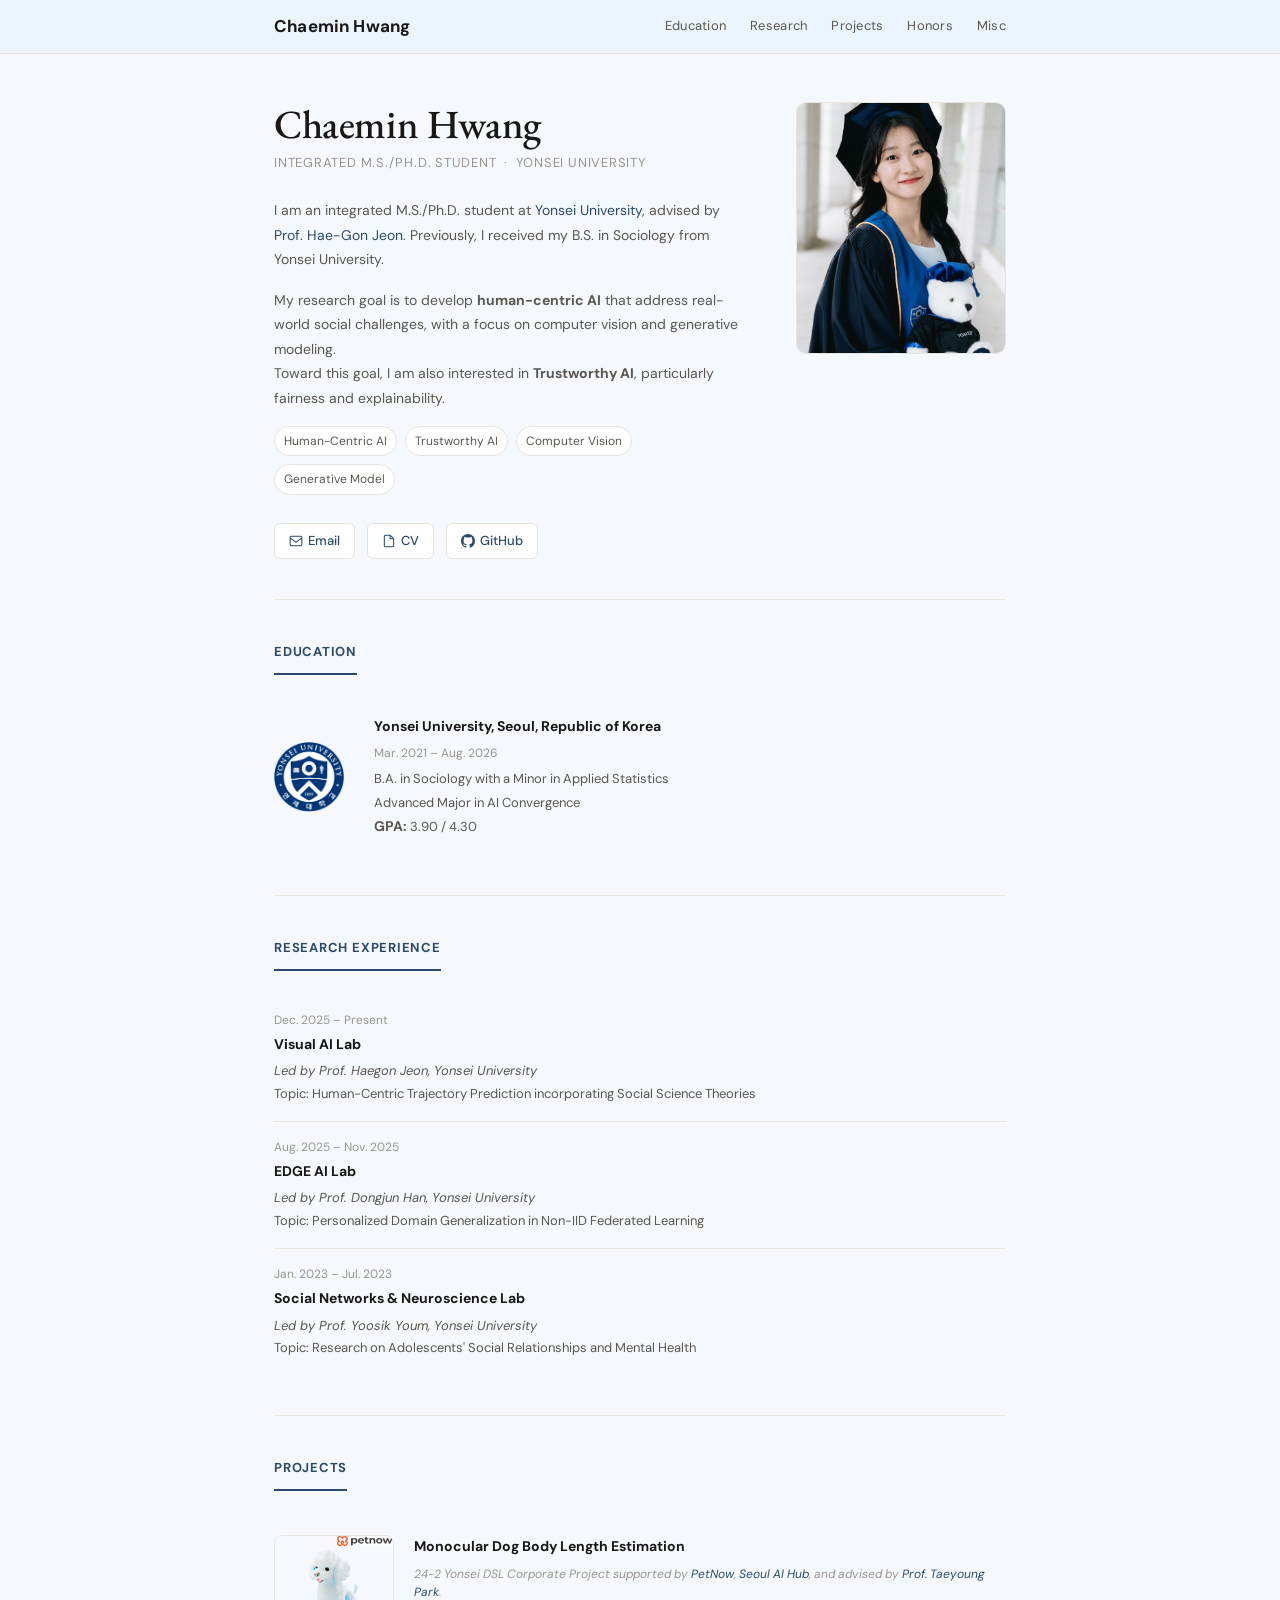
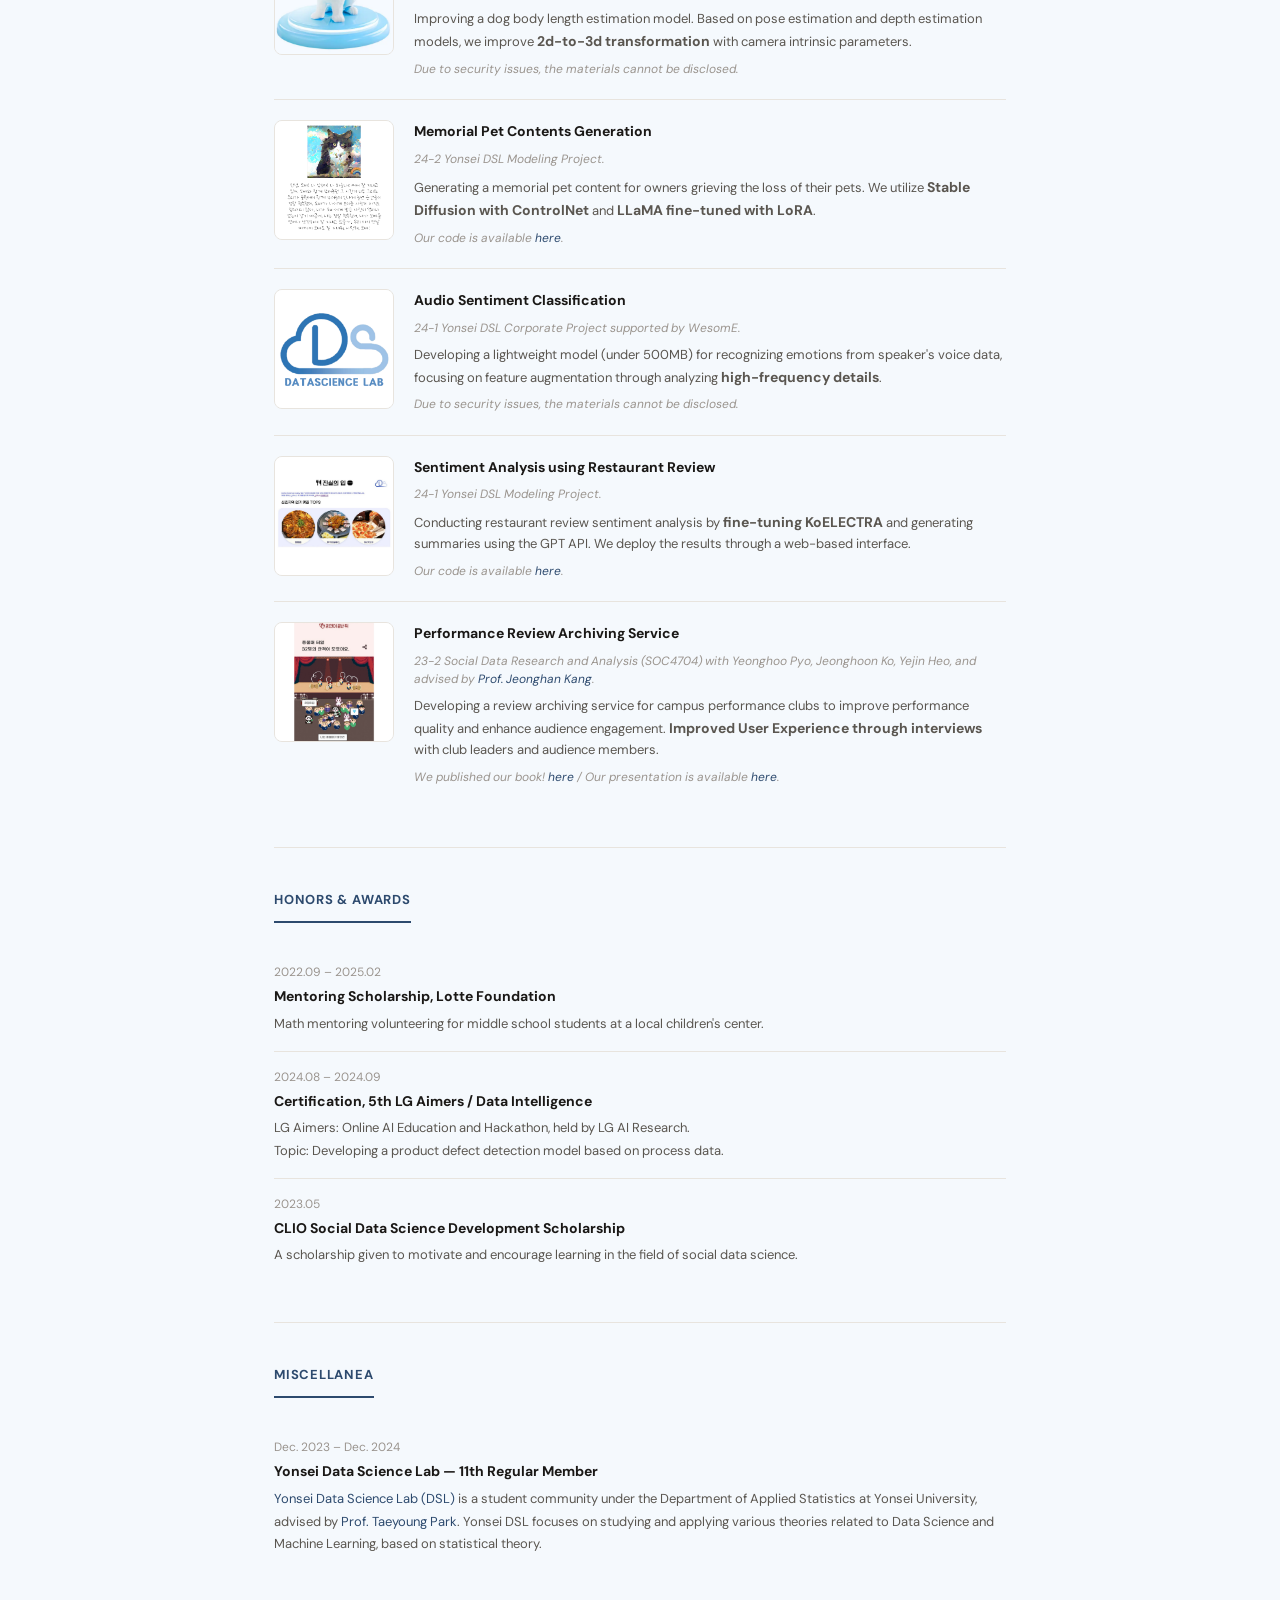
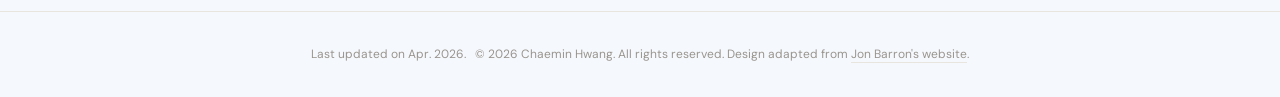
<file: index.html>
<!DOCTYPE HTML>
<html lang="en">
<head>
  <meta http-equiv="Content-Type" content="text/html; charset=UTF-8">
  <meta name="author" content="Chaemin Hwang">
  <meta name="viewport" content="width=device-width, initial-scale=1">
  <title>Chaemin Hwang</title>
  <link rel="shortcut icon" href="" type="image/x-icon">
  <link rel="preconnect" href="https://fonts.googleapis.com">
  <link rel="preconnect" href="https://fonts.gstatic.com" crossorigin>
  <link href="https://fonts.googleapis.com/css2?family=EB+Garamond:ital,wght@0,400;0,500;1,400&family=DM+Sans:wght@300;400;500&display=swap" rel="stylesheet">
  <link rel="stylesheet" type="text/css" href="style.css">
</head>

<body>

<nav>
  <div class="nav-inner">
    <a href="#" class="nav-name">Chaemin Hwang</a>
    <div class="nav-links">
      <a href="#education">Education</a>
      <a href="#research">Research</a>
      <a href="#projects">Projects</a>
      <a href="#honors">Honors</a>
      <a href="#misc">Misc</a>
    </div>
  </div>
</nav>

<main class="page-wrapper">

  <!-- Hero -->
  <div class="hero">
    <div>
      <h1 class="hero-name">Chaemin Hwang</h1>
      <p class="hero-title">Integrated M.S./Ph.D. Student &nbsp;·&nbsp; Yonsei University</p>

      <p class="hero-bio">
        I am an integrated M.S./Ph.D. student at <a href="https://www.yonsei.ac.kr/sc/index.do">Yonsei University</a>, advised by
        <a href="https://sites.google.com/site/hgjeoncv/">Prof. Hae-Gon Jeon</a>.
        Previously, I received my B.S. in Sociology from Yonsei University.
      </p>
      <p class="hero-bio">
        My research goal is to develop <strong>human-centric AI</strong> that address real-world
        social challenges, with a focus on computer vision and generative modeling.<br>
        Toward this goal, I am also interested in <strong>Trustworthy AI</strong>,
        particularly fairness and explainability.
      </p>

      <div class="hero-interests">
        <span class="interest-chip">Human-Centric AI</span>
        <span class="interest-chip">Trustworthy AI</span>
        <span class="interest-chip">Computer Vision</span>
        <span class="interest-chip">Generative Model</span>
      </div>

      <div class="contact-links">
        <a class="contact-link" href="mailto:chaemin.hwang@yonsei.ac.kr">
          <svg width="14" height="14" viewBox="0 0 24 24" fill="none" stroke="currentColor" stroke-width="1.8"><rect x="2" y="4" width="20" height="16" rx="2"/><path d="m2 7 10 7 10-7"/></svg>
          Email
        </a>
        <a class="contact-link" href="data/CV_Chaemin_Hwang.pdf" target="_blank">
          <svg width="14" height="14" viewBox="0 0 24 24" fill="none" stroke="currentColor" stroke-width="1.8"><path d="M14 2H6a2 2 0 0 0-2 2v16a2 2 0 0 0 2 2h12a2 2 0 0 0 2-2V8z"/><polyline points="14 2 14 8 20 8"/></svg>
          CV
        </a>
        <a class="contact-link" href="https://github.com/Chaemin-Hwang" target="_blank" rel="noopener">
          <svg width="14" height="14" viewBox="0 0 24 24" fill="currentColor"><path d="M12 0C5.374 0 0 5.373 0 12c0 5.302 3.438 9.8 8.207 11.387.599.111.793-.261.793-.577v-2.234c-3.338.726-4.033-1.416-4.033-1.416-.546-1.387-1.333-1.756-1.333-1.756-1.089-.745.083-.729.083-.729 1.205.084 1.839 1.237 1.839 1.237 1.07 1.834 2.807 1.304 3.492.997.107-.775.418-1.305.762-1.604-2.665-.305-5.467-1.334-5.467-5.931 0-1.311.469-2.381 1.236-3.221-.124-.303-.535-1.524.117-3.176 0 0 1.008-.322 3.301 1.23A11.509 11.509 0 0 1 12 5.803c1.02.005 2.047.138 3.006.404 2.291-1.552 3.297-1.23 3.297-1.23.653 1.653.242 2.874.118 3.176.77.84 1.235 1.911 1.235 3.221 0 4.609-2.807 5.624-5.479 5.921.43.372.823 1.102.823 2.222v3.293c0 .319.192.694.801.576C20.566 21.797 24 17.3 24 12c0-6.627-5.373-12-12-12z"/></svg>
          GitHub
        </a>
      </div>
    </div>

    <div class="hero-photo">
      <img src="images/Chaemin_photo.jpg" alt="Chaemin Hwang">
    </div>
  </div>

  <!-- Education -->
  <section id="education">
    <p class="section-label">Education</p>
    <div class="list-items">
      <div class="edu-item">
        <img class="edu-logo" src="images/yonsei.png" alt="Yonsei University Logo">
        <div class="edu-info">
          <span class="edu-name">Yonsei University, Seoul, Republic of Korea</span>
          <span class="edu-period">Mar. 2021 – Aug. 2026</span>
          <span class="edu-desc">
            B.A. in Sociology with a Minor in Applied Statistics<br>
            Advanced Major in AI Convergence<br>
            <strong>GPA:</strong> 3.90 / 4.30
          </span>
        </div>
      </div>
    </div>
  </section>

  <!-- Research Experience -->
  <section id="research">
    <p class="section-label">Research Experience</p>
    <div class="list-items">

      <div class="list-item">
        <span class="list-item-year">Dec. 2025 – Present</span>
        <span class="list-item-title">Visual AI Lab</span>
        <span class="list-item-desc">
          <em>Led by Prof. Haegon Jeon, Yonsei University</em><br>
          Topic: Human-Centric Trajectory Prediction incorporating Social Science Theories
        </span>
      </div>

      <div class="list-item">
        <span class="list-item-year">Aug. 2025 – Nov. 2025</span>
        <span class="list-item-title">EDGE AI Lab</span>
        <span class="list-item-desc">
          <em>Led by Prof. Dongjun Han, Yonsei University</em><br>
          Topic: Personalized Domain Generalization in Non-IID Federated Learning
        </span>
      </div>

      <div class="list-item">
        <span class="list-item-year">Jan. 2023 – Jul. 2023</span>
        <span class="list-item-title">Social Networks &amp; Neuroscience Lab</span>
        <span class="list-item-desc">
          <em>Led by Prof. Yoosik Youm, Yonsei University</em><br>
          Topic: Research on Adolescents' Social Relationships and Mental Health
        </span>
      </div>

    </div>
  </section>

  <!-- Projects -->
  <section id="projects">
    <p class="section-label">Projects</p>
    <div class="list-items">

      <div class="project-item">
        <img class="project-thumb" src="images/petnow.png" alt="Monocular Dog Body Length Estimation">
        <div>
          <span class="project-title">Monocular Dog Body Length Estimation</span>
          <p class="project-meta">
            24-2 Yonsei DSL Corporate Project supported by
            <a href="https://www.petnow.io/ko">PetNow</a>,
            <a href="https://www.seoulaihub.kr/index.asp">Seoul AI Hub</a>,
            and advised by <a href="https://dslab-with.github.io/web/#dslab-about">Prof. Taeyoung Park</a>.
          </p>
          <p class="project-desc">
            Improving a dog body length estimation model. Based on pose estimation and depth estimation models,
            we improve <strong>2d-to-3d transformation</strong> with camera intrinsic parameters.
          </p>
          <p class="project-note">Due to security issues, the materials cannot be disclosed.</p>
        </div>
      </div>

      <div class="project-item">
        <img class="project-thumb" src="images/cat.png" alt="Memorial Pet Contents Generation">
        <div>
          <span class="project-title">Memorial Pet Contents Generation</span>
          <p class="project-meta">24-2 Yonsei DSL Modeling Project.</p>
          <p class="project-desc">
            Generating a memorial pet content for owners grieving the loss of their pets.
            We utilize <strong>Stable Diffusion with ControlNet</strong> and <strong>LLaMA fine-tuned with LoRA</strong>.
          </p>
          <p class="project-note">
            Our code is available <a href="https://github.com/DataScience-Lab-Yonsei/24-2_DSL_Modeling_CV3_latter_image_generator">here</a>.
          </p>
        </div>
      </div>

      <div class="project-item">
        <img class="project-thumb" src="images/DSL2.png" alt="Audio Sentiment Classification">
        <div>
          <span class="project-title">Audio Sentiment Classification</span>
          <p class="project-meta">24-1 Yonsei DSL Corporate Project supported by WesomE.</p>
          <p class="project-desc">
            Developing a lightweight model (under 500MB) for recognizing emotions from speaker's voice data,
            focusing on feature augmentation through analyzing <strong>high-frequency details</strong>.
          </p>
          <p class="project-note">Due to security issues, the materials cannot be disclosed.</p>
        </div>
      </div>

      <div class="project-item">
        <img class="project-thumb" src="images/review.jpeg" alt="Sentiment Analysis using Restaurant Review">
        <div>
          <span class="project-title">Sentiment Analysis using Restaurant Review</span>
          <p class="project-meta">24-1 Yonsei DSL Modeling Project.</p>
          <p class="project-desc">
            Conducting restaurant review sentiment analysis by <strong>fine-tuning KoELECTRA</strong> and
            generating summaries using the GPT API.
            We deploy the results through a web-based interface.
          </p>
          <p class="project-note">
            Our code is available <a href="https://github.com/DataScience-Lab-Yonsei/24-1_DSL_Modeling_NLP2_Restaurant_Review_Sentiment_Analysis">here</a>.
          </p>
        </div>
      </div>

      <div class="project-item">
        <img class="project-thumb" src="images/service.jpeg" alt="Performance Review Archiving Service">
        <div>
          <span class="project-title">Performance Review Archiving Service</span>
          <p class="project-meta">
            23-2 Social Data Research and Analysis (SOC4704)
            with Yeonghoo Pyo, Jeonghoon Ko, Yejin Heo, and advised by
            <a href="https://sites.google.com/view/yoda-lab">Prof. Jeonghan Kang</a>.
          </p>
          <p class="project-desc">
            Developing a review archiving service for campus performance clubs to improve performance quality
            and enhance audience engagement.
            <strong>Improved User Experience through interviews</strong> with club leaders and audience members.
          </p>
          <p class="project-note">
            We published our book! <a href="https://product.kyobobook.co.kr/detail/S000212998881">here</a> /
            Our presentation is available <a href="https://www.youtube.com/watch?v=rXIFNJnXCJI">here</a>.
          </p>
        </div>
      </div>

    </div>
  </section>

  <!-- Honors and Awards -->
  <section id="honors">
    <p class="section-label">Honors &amp; Awards</p>
    <div class="list-items">

      <div class="list-item">
        <span class="list-item-year">2022.09 – 2025.02</span>
        <span class="list-item-title">Mentoring Scholarship, Lotte Foundation</span>
        <span class="list-item-desc">Math mentoring volunteering for middle school students at a local children's center.</span>
      </div>

      <div class="list-item">
        <span class="list-item-year">2024.08 – 2024.09</span>
        <span class="list-item-title">Certification, 5th LG Aimers / Data Intelligence</span>
        <span class="list-item-desc">
          LG Aimers: Online AI Education and Hackathon, held by LG AI Research.<br>
          Topic: Developing a product defect detection model based on process data.
        </span>
      </div>

      <div class="list-item">
        <span class="list-item-year">2023.05</span>
        <span class="list-item-title">CLIO Social Data Science Development Scholarship</span>
        <span class="list-item-desc">A scholarship given to motivate and encourage learning in the field of social data science.</span>
      </div>

    </div>
  </section>

  <!-- Miscellanea -->
  <section id="misc">
    <p class="section-label">Miscellanea</p>
    <div class="list-items">

      <div class="list-item">
        <span class="list-item-year">Dec. 2023 – Dec. 2024</span>
        <span class="list-item-title">Yonsei Data Science Lab — 11th Regular Member</span>
        <span class="list-item-desc">
          <a href="https://www.notion.so/Data-Science-Lab-dcc313da82774e7cb62fe76c2ad09d86">Yonsei Data Science Lab (DSL)</a>
          is a student community under the Department of Applied Statistics at Yonsei University,
          advised by <a href="https://dslab-with.github.io/web/#dslab-about">Prof. Taeyoung Park</a>.
          Yonsei DSL focuses on studying and applying various theories related to Data Science and
          Machine Learning, based on statistical theory.
        </span>
      </div>

    </div>
  </section>

</main>

<footer>
  <div class="page-wrapper">
    <p>
      Last updated on Apr. 2026.&nbsp;&nbsp;
      © 2026 Chaemin Hwang. All rights reserved.
      Design adapted from <a href="https://jonbarron.info">Jon Barron's website</a>.
    </p>
  </div>
</footer>

</body>
</html>
</file>
<file: style.css>
/* latin-ext */
@font-face {
  font-family: 'Lato';
  font-style: italic;
  font-weight: 400;
  src: local('Lato Italic'), local('Lato-Italic'), url(https://fonts.gstatic.com/s/lato/v15/S6u8w4BMUTPHjxsAUi-qNiXg7eU0.woff2) format('woff2');
  unicode-range: U+0100-024F, U+0259, U+1E00-1EFF, U+2020, U+20A0-20AB, U+20AD-20CF, U+2113, U+2C60-2C7F, U+A720-A7FF;
}
@font-face {
  font-family: 'Lato';
  font-style: italic;
  font-weight: 400;
  src: local('Lato Italic'), local('Lato-Italic'), url(https://fonts.gstatic.com/s/lato/v15/S6u8w4BMUTPHjxsAXC-qNiXg7Q.woff2) format('woff2');
  unicode-range: U+0000-00FF, U+0131, U+0152-0153, U+02BB-02BC, U+02C6, U+02DA, U+02DC, U+2000-206F, U+2074, U+20AC, U+2122, U+2191, U+2193, U+2212, U+2215, U+FEFF, U+FFFD;
}
@font-face {
  font-family: 'Lato';
  font-style: italic;
  font-weight: 700;
  src: local('Lato Bold Italic'), local('Lato-BoldItalic'), url(https://fonts.gstatic.com/s/lato/v15/S6u_w4BMUTPHjxsI5wq_FQftx9897sxZ.woff2) format('woff2');
  unicode-range: U+0100-024F, U+0259, U+1E00-1EFF, U+2020, U+20A0-20AB, U+20AD-20CF, U+2113, U+2C60-2C7F, U+A720-A7FF;
}
@font-face {
  font-family: 'Lato';
  font-style: italic;
  font-weight: 700;
  src: local('Lato Bold Italic'), local('Lato-BoldItalic'), url(https://fonts.gstatic.com/s/lato/v15/S6u_w4BMUTPHjxsI5wq_Gwftx9897g.woff2) format('woff2');
  unicode-range: U+0000-00FF, U+0131, U+0152-0153, U+02BB-02BC, U+02C6, U+02DA, U+02DC, U+2000-206F, U+2074, U+20AC, U+2122, U+2191, U+2193, U+2212, U+2215, U+FEFF, U+FFFD;
}
@font-face {
  font-family: 'Lato';
  font-style: normal;
  font-weight: 400;
  src: local('Lato Regular'), local('Lato-Regular'), url(https://fonts.gstatic.com/s/lato/v15/S6uyw4BMUTPHjxAwXiWtFCfQ7A.woff2) format('woff2');
  unicode-range: U+0100-024F, U+0259, U+1E00-1EFF, U+2020, U+20A0-20AB, U+20AD-20CF, U+2113, U+2C60-2C7F, U+A720-A7FF;
}
@font-face {
  font-family: 'Lato';
  font-style: normal;
  font-weight: 400;
  src: local('Lato Regular'), local('Lato-Regular'), url(https://fonts.gstatic.com/s/lato/v15/S6uyw4BMUTPHjx4wXiWtFCc.woff2) format('woff2');
  unicode-range: U+0000-00FF, U+0131, U+0152-0153, U+02BB-02BC, U+02C6, U+02DA, U+02DC, U+2000-206F, U+2074, U+20AC, U+2122, U+2191, U+2193, U+2212, U+2215, U+FEFF, U+FFFD;
}
@font-face {
  font-family: 'Lato';
  font-style: normal;
  font-weight: 700;
  src: local('Lato Bold'), local('Lato-Bold'), url(https://fonts.gstatic.com/s/lato/v15/S6u9w4BMUTPHh6UVSwaPGQ3q5d0N7w.woff2) format('woff2');
  unicode-range: U+0100-024F, U+0259, U+1E00-1EFF, U+2020, U+20A0-20AB, U+20AD-20CF, U+2113, U+2C60-2C7F, U+A720-A7FF;
}
@font-face {
  font-family: 'Lato';
  font-style: normal;
  font-weight: 700;
  src: local('Lato Bold'), local('Lato-Bold'), url(https://fonts.gstatic.com/s/lato/v15/S6u9w4BMUTPHh6UVSwiPGQ3q5d0.woff2) format('woff2');
  unicode-range: U+0000-00FF, U+0131, U+0152-0153, U+02BB-02BC, U+02C6, U+02DA, U+02DC, U+2000-206F, U+2074, U+20AC, U+2122, U+2191, U+2193, U+2212, U+2215, U+FEFF, U+FFFD;
}

*, *::before, *::after { box-sizing: border-box; margin: 0; padding: 0; }

:root {
  --bg: #f5f9fd;
  --surface: #ffffff;
  --border: #e8e4de;
  --border-hover: #c8c2b8;
  --text-primary: #1a1816;
  --text-secondary: #5a5650;
  --text-muted: #9a948e;
  --accent: #2d4a6e;
  --accent-light: #e8eef5;
}

html { scroll-behavior: smooth; }

body {
  font-family: 'DM Sans', Verdana, Helvetica, sans-serif;
  font-size: 14px;
  line-height: 1.7;
  color: var(--text-primary);
  background: var(--bg);
}

a {
  color: var(--accent);
  text-decoration: none;
}

a:focus,
a:hover {
  color: #f09228;
  text-decoration: none;
}

strong {
  font-family: 'DM Sans', Verdana, Helvetica, sans-serif;
  font-size: 14px;
}

/* Layout */
.page-wrapper {
  max-width: 780px;
  margin: 0 auto;
  padding: 0 24px;
}

/* Nav */
nav {
  position: fixed;
  top: 0;
  left: 0;
  right: 0;
  background: rgba(235, 245, 253, 0.92);
  backdrop-filter: blur(12px);
  -webkit-backdrop-filter: blur(12px);
  border-bottom: 1px solid var(--border);
  z-index: 100;
  padding: 12px 0;
}

body {
  padding-top: 52px;
}

.nav-inner {
  max-width: 780px;
  margin: 0 auto;
  padding: 0 24px;
  display: flex;
  align-items: center;
  justify-content: space-between;
}

.nav-name {
  font-family: 'DM Sans', Verdana, Helvetica, sans-serif;
  font-size: 17px;
  font-weight: 700;
  color: var(--text-primary);
  text-decoration: none;
  letter-spacing: 0.01em;
}

.nav-links {
  display: flex;
  gap: 24px;
}

.nav-links a {
  font-size: 13px;
  font-weight: 400;
  color: var(--text-secondary);
  text-decoration: none;
  letter-spacing: 0.02em;
  transition: color 0.15s;
}

.nav-links a:hover { color: var(--accent); }

/* Hero */
.hero {
  padding: 50px 0 40px;
  display: grid;
  grid-template-columns: 1fr 210px;
  gap: 48px;
  align-items: start;
}

.hero-name {
  font-family: 'EB Garamond', Georgia, serif;
  font-size: 40px;
  font-weight: 500;
  line-height: 1.1;
  letter-spacing: -0.01em;
  margin-bottom: 6px;
  color: var(--text-primary);
}

.hero-title {
  font-size: 13px;
  font-weight: 400;
  color: var(--text-muted);
  letter-spacing: 0.06em;
  text-transform: uppercase;
  margin-bottom: 24px;
}

.hero-bio {
  font-size: 14px;
  line-height: 1.75;
  color: var(--text-secondary);
  margin-bottom: 16px;
}

.hero-bio a {
  color: var(--accent);
  text-decoration: none;
  border-bottom: 1px solid transparent;
  transition: border-color 0.15s;
}

.hero-bio a:hover { border-bottom-color: var(--accent); }

.hero-interests {
  display: flex;
  flex-wrap: wrap;
  gap: 8px;
  margin-bottom: 28px;
}

.interest-chip {
  font-size: 12px;
  font-weight: 400;
  padding: 4px 9px;
  border-radius: 20px;
  border: 1px solid var(--border);
  color: var(--text-secondary);
  background: var(--surface);
}

.contact-links {
  display: flex;
  gap: 12px;
  flex-wrap: wrap;
}

.contact-link {
  font-size: 13px;
  font-weight: 500;
  color: var(--accent);
  text-decoration: none;
  display: flex;
  align-items: center;
  gap: 5px;
  padding: 6px 14px;
  border-radius: 6px;
  border: 1px solid var(--border);
  background: var(--surface);
  transition: border-color 0.15s, box-shadow 0.15s;
}

.contact-link:hover {
  border-color: var(--accent);
  box-shadow: 0 2px 8px rgba(45, 74, 110, 0.08);
  color: var(--accent);
}

.hero-photo {
  margin-top: 0;
}

.hero-photo img {
  width: 100%;
  border-radius: 10px;
  display: block;
  border: 1px solid var(--border);
  aspect-ratio: 1986 / 2387;
  object-fit: cover;
}

/* Section */
section {
  padding: 40px 0;
  border-top: 1px solid var(--border);
}

.section-label {
  font-size: 13px;
  font-weight: 700;
  letter-spacing: 0.06em;
  text-transform: uppercase;
  color: var(--accent);
  margin-bottom: 24px;
  padding-bottom: 10px;
  border-bottom: 2px solid var(--accent);
  display: inline-block;
}

/* List items */
.list-items {
  display: flex;
  flex-direction: column;
}

.list-item {
  padding: 16px 0;
  border-bottom: 1px solid var(--border);
  font-size: 14px;
  color: var(--text-secondary);
  line-height: 1.6;
}

.list-item:last-child { border-bottom: none; }

.list-item-year {
  font-size: 12px;
  color: var(--text-muted);
  display: block;
  margin-bottom: 3px;
}

.list-item-title {
  color: var(--text-primary);
  font-weight: 700;
  font-size: 14px;
  display: block;
  margin-bottom: 4px;
}

.list-item-desc {
  font-size: 13px;
  color: var(--text-secondary);
  line-height: 1.6;
}

.list-item-desc a {
  color: var(--accent);
  border-bottom: 1px solid transparent;
  transition: border-color 0.15s;
}

.list-item-desc a:hover { border-bottom-color: var(--accent); }

/* Education */
.edu-item {
  padding: 16px 0;
  border-bottom: 1px solid var(--border);
  display: grid;
  grid-template-columns: 80px 1fr;
  gap: 20px;
  align-items: center;
}

.edu-item:last-child { border-bottom: none; }

.edu-logo {
  width: 100%;
  max-width: 70px;
  height: auto;
}

.edu-info .edu-name {
  font-size: 14px;
  font-weight: 700;
  color: var(--text-primary);
  display: block;
  margin-bottom: 4px;
}

.edu-info .edu-period {
  font-size: 12px;
  color: var(--text-muted);
  display: block;
  margin-bottom: 4px;
}

.edu-info .edu-desc {
  font-size: 13px;
  color: var(--text-secondary);
  line-height: 1.6;
}

/* Projects */
.project-item {
  padding: 20px 0;
  border-bottom: 1px solid var(--border);
  display: grid;
  grid-template-columns: 120px 1fr;
  gap: 20px;
  align-items: start;
}

.project-item:last-child { border-bottom: none; }

.project-thumb {
  width: 100%;
  border-radius: 8px;
  border: 1px solid var(--border);
  object-fit: cover;
  aspect-ratio: 1;
}

.project-title {
  font-size: 14px;
  font-weight: 700;
  color: var(--text-primary);
  display: block;
  margin-bottom: 6px;
}

.project-meta {
  font-size: 12px;
  color: var(--text-muted);
  font-style: italic;
  margin-bottom: 8px;
  line-height: 1.5;
}

.project-meta a {
  color: var(--accent);
}

.project-desc {
  font-size: 13px;
  color: var(--text-secondary);
  line-height: 1.6;
  margin-bottom: 6px;
}

.project-note {
  font-size: 12px;
  color: var(--text-muted);
  font-style: italic;
}

.project-note a {
  color: var(--accent);
  border-bottom: 1px solid transparent;
  transition: border-color 0.15s;
}

.project-note a:hover { border-bottom-color: var(--accent); }

/* Footer */
footer {
  padding: 32px 0;
  border-top: 1px solid var(--border);
  text-align: center;
}

footer p {
  font-size: 12px;
  color: var(--text-muted);
}

footer a {
  color: var(--text-muted);
  text-decoration: none;
  border-bottom: 1px solid var(--border);
}

footer a:hover { color: var(--text-secondary); }

/* spaced-row (from style2.css) */
.spaced-row {
  margin-bottom: 10px;
  display: table-row;
}

span.highlight {
  background-color: #ffffd0;
}

/* Responsive */
@media (max-width: 600px) {
  .hero { grid-template-columns: 1fr; gap: 32px; }
  .hero-photo { order: -1; max-width: 140px; }
  .hero-name { font-size: 30px; }
  .project-item { grid-template-columns: 1fr; }
  .edu-item { grid-template-columns: 1fr; }
  .nav-links { display: none; }
}
</file>
